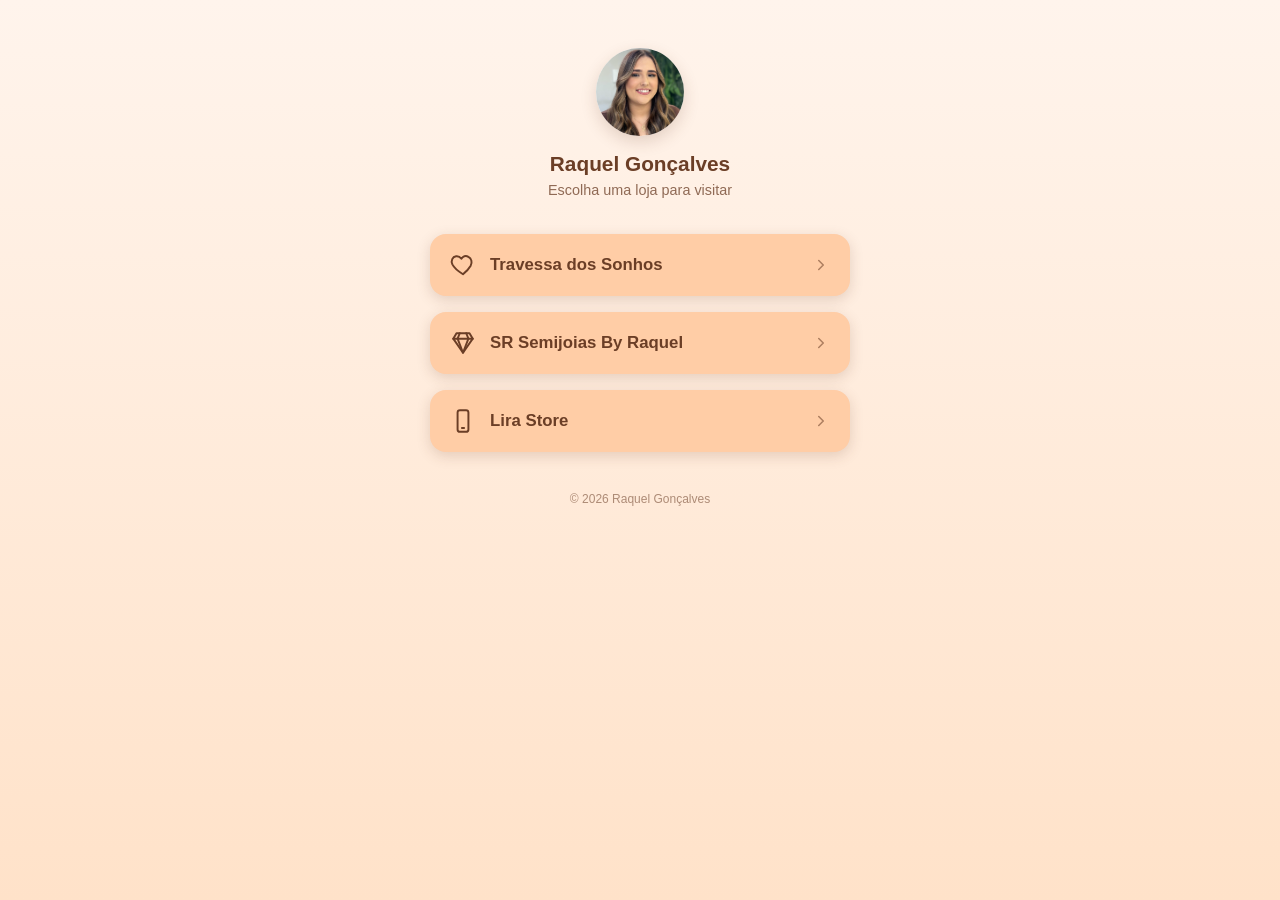
<file: index.html>
<!DOCTYPE html>
<html lang="pt-BR">
<head>
<meta charset="UTF-8">
<meta name="viewport" content="width=device-width, initial-scale=1, viewport-fit=cover">
<title>Links</title>
<style>
  :root {
    --bg-top: #fff4ec;
    --bg-bottom: #ffe2c9;
    --btn: #ffcda6;
    --btn-active: #ffb98a;
    --text: #6b3e26;
    --shadow: rgba(107, 62, 38, 0.18);
  }

  * {
    box-sizing: border-box;
  }

  html, body {
    margin: 0;
    padding: 0;
    min-height: 100%;
  }

  body {
    min-height: 100dvh;
    background: linear-gradient(180deg, var(--bg-top) 0%, var(--bg-bottom) 100%);
    font-family: -apple-system, BlinkMacSystemFont, "Segoe UI", Roboto, Helvetica, Arial, sans-serif;
    color: var(--text);
    display: flex;
    flex-direction: column;
    align-items: center;
    padding: 48px 20px 40px;
  }

  .profile {
    text-align: center;
    margin-bottom: 36px;
  }

  .profile-avatar {
    width: 88px;
    height: 88px;
    border-radius: 50%;
    background: #ffffff;
    display: flex;
    align-items: center;
    justify-content: center;
    margin: 0 auto 16px;
    box-shadow: 0 6px 16px var(--shadow);
    overflow: hidden;
  }

  .profile-avatar img {
    width: 100%;
    height: 100%;
    object-fit: cover;
  }

  h1 {
    font-size: 1.3rem;
    margin: 0 0 6px;
    font-weight: 700;
  }

  .subtitle {
    font-size: 0.9rem;
    opacity: 0.75;
    margin: 0;
  }

  .links {
    width: 100%;
    max-width: 420px;
    display: flex;
    flex-direction: column;
    gap: 16px;
  }

  .link-btn {
    display: flex;
    align-items: center;
    gap: 14px;
    width: 100%;
    padding: 18px 20px;
    background: var(--btn);
    border-radius: 16px;
    text-decoration: none;
    color: var(--text);
    font-weight: 600;
    font-size: 1.05rem;
    box-shadow: 0 4px 14px var(--shadow);
    transition: transform 0.15s ease, box-shadow 0.15s ease, background-color 0.15s ease;
    -webkit-tap-highlight-color: transparent;
  }

  .link-btn .icon {
    flex-shrink: 0;
    width: 26px;
    height: 26px;
    display: flex;
    align-items: center;
    justify-content: center;
  }

  .link-btn .icon svg {
    width: 100%;
    height: 100%;
    transition: transform 0.2s ease;
  }

  .link-btn span.label {
    flex: 1;
    line-height: 1.25;
  }

  .link-btn .arrow {
    width: 18px;
    height: 18px;
    opacity: 0.55;
    flex-shrink: 0;
    transition: transform 0.15s ease;
  }

  @media (hover: hover) {
    .link-btn:hover {
      background: var(--btn-active);
      transform: translateY(-3px);
      box-shadow: 0 10px 22px var(--shadow);
    }

    .link-btn:hover .icon svg {
      transform: scale(1.12) rotate(-4deg);
    }

    .link-btn:hover .arrow {
      transform: translateX(4px);
    }
  }

  .link-btn.pressed,
  .link-btn:active {
    background: var(--btn-active);
    transform: scale(0.97);
    box-shadow: 0 2px 8px var(--shadow);
  }

  footer {
    margin-top: 40px;
    font-size: 0.75rem;
    opacity: 0.55;
    text-align: center;
  }
</style>
</head>
<body>

  <div class="profile">
    <div class="profile-avatar">
      <img src="assets/img-avatar.png" alt="Foto de perfil">
    </div>
    <h1>Raquel Gonçalves</h1>
    <p class="subtitle">Escolha uma loja para visitar</p>
  </div>

  <nav class="links">
    <a class="link-btn" href="travessa-sonhos/index.html" target="_blank" rel="noopener">
      <span class="icon" aria-hidden="true">
        <svg viewBox="0 0 24 24" fill="none" stroke="currentColor" stroke-width="1.8" stroke-linecap="round" stroke-linejoin="round">
          <path d="M12 20.5s-7.5-4.6-9.8-9.1C.6 7.9 2.3 4.5 5.6 4c2-.3 3.7.6 4.9 2.2a5.2 5.2 0 0 1 1.5-1.6c1.5-1 3.5-1 5-.1 2.9 1.5 3.7 5 2.1 8.1C16.9 16.4 12 20.5 12 20.5z"/>
        </svg>
      </span>
      <span class="label">Travessa dos Sonhos</span>
      <svg class="arrow" viewBox="0 0 24 24" fill="none" stroke="currentColor" stroke-width="2" stroke-linecap="round" stroke-linejoin="round">
        <path d="M9 6l6 6-6 6"/>
      </svg>
    </a>

    <!-- TODO: substituir pelo link real da SR Semijoias By Raquel -->
    <a class="link-btn" href="#" target="_blank" rel="noopener">
      <span class="icon" aria-hidden="true">
        <svg viewBox="0 0 24 24" fill="none" stroke="currentColor" stroke-width="1.8" stroke-linecap="round" stroke-linejoin="round">
          <path d="M6 3h12l3 5-9 13L3 8z"/>
          <path d="M3 8h18"/>
          <path d="M9 3l-2 5 5 13 5-13-2-5"/>
        </svg>
      </span>
      <span class="label">SR Semijoias By Raquel</span>
      <svg class="arrow" viewBox="0 0 24 24" fill="none" stroke="currentColor" stroke-width="2" stroke-linecap="round" stroke-linejoin="round">
        <path d="M9 6l6 6-6 6"/>
      </svg>
    </a>

    <!-- TODO: substituir pelo link real da Lira Store -->
    <a class="link-btn" href="#" target="_blank" rel="noopener">
      <span class="icon" aria-hidden="true">
        <svg viewBox="0 0 24 24" fill="none" stroke="currentColor" stroke-width="1.8" stroke-linecap="round" stroke-linejoin="round">
          <rect x="7" y="2" width="10" height="20" rx="2.2"/>
          <line x1="11" y1="18.5" x2="13" y2="18.5"/>
        </svg>
      </span>
      <span class="label">Lira Store</span>
      <svg class="arrow" viewBox="0 0 24 24" fill="none" stroke="currentColor" stroke-width="2" stroke-linecap="round" stroke-linejoin="round">
        <path d="M9 6l6 6-6 6"/>
      </svg>
    </a>
  </nav>

  <footer>&copy; <span id="year"></span> Raquel Gonçalves</footer>

  <script>
    document.getElementById('year').textContent = new Date().getFullYear();

    document.querySelectorAll('.link-btn').forEach(function (btn) {
      btn.addEventListener('touchstart', function () {
        btn.classList.add('pressed');
      }, { passive: true });

      ['touchend', 'touchcancel'].forEach(function (evt) {
        btn.addEventListener(evt, function () {
          btn.classList.remove('pressed');
        });
      });
    });
  </script>

</body>
</html>
</file>
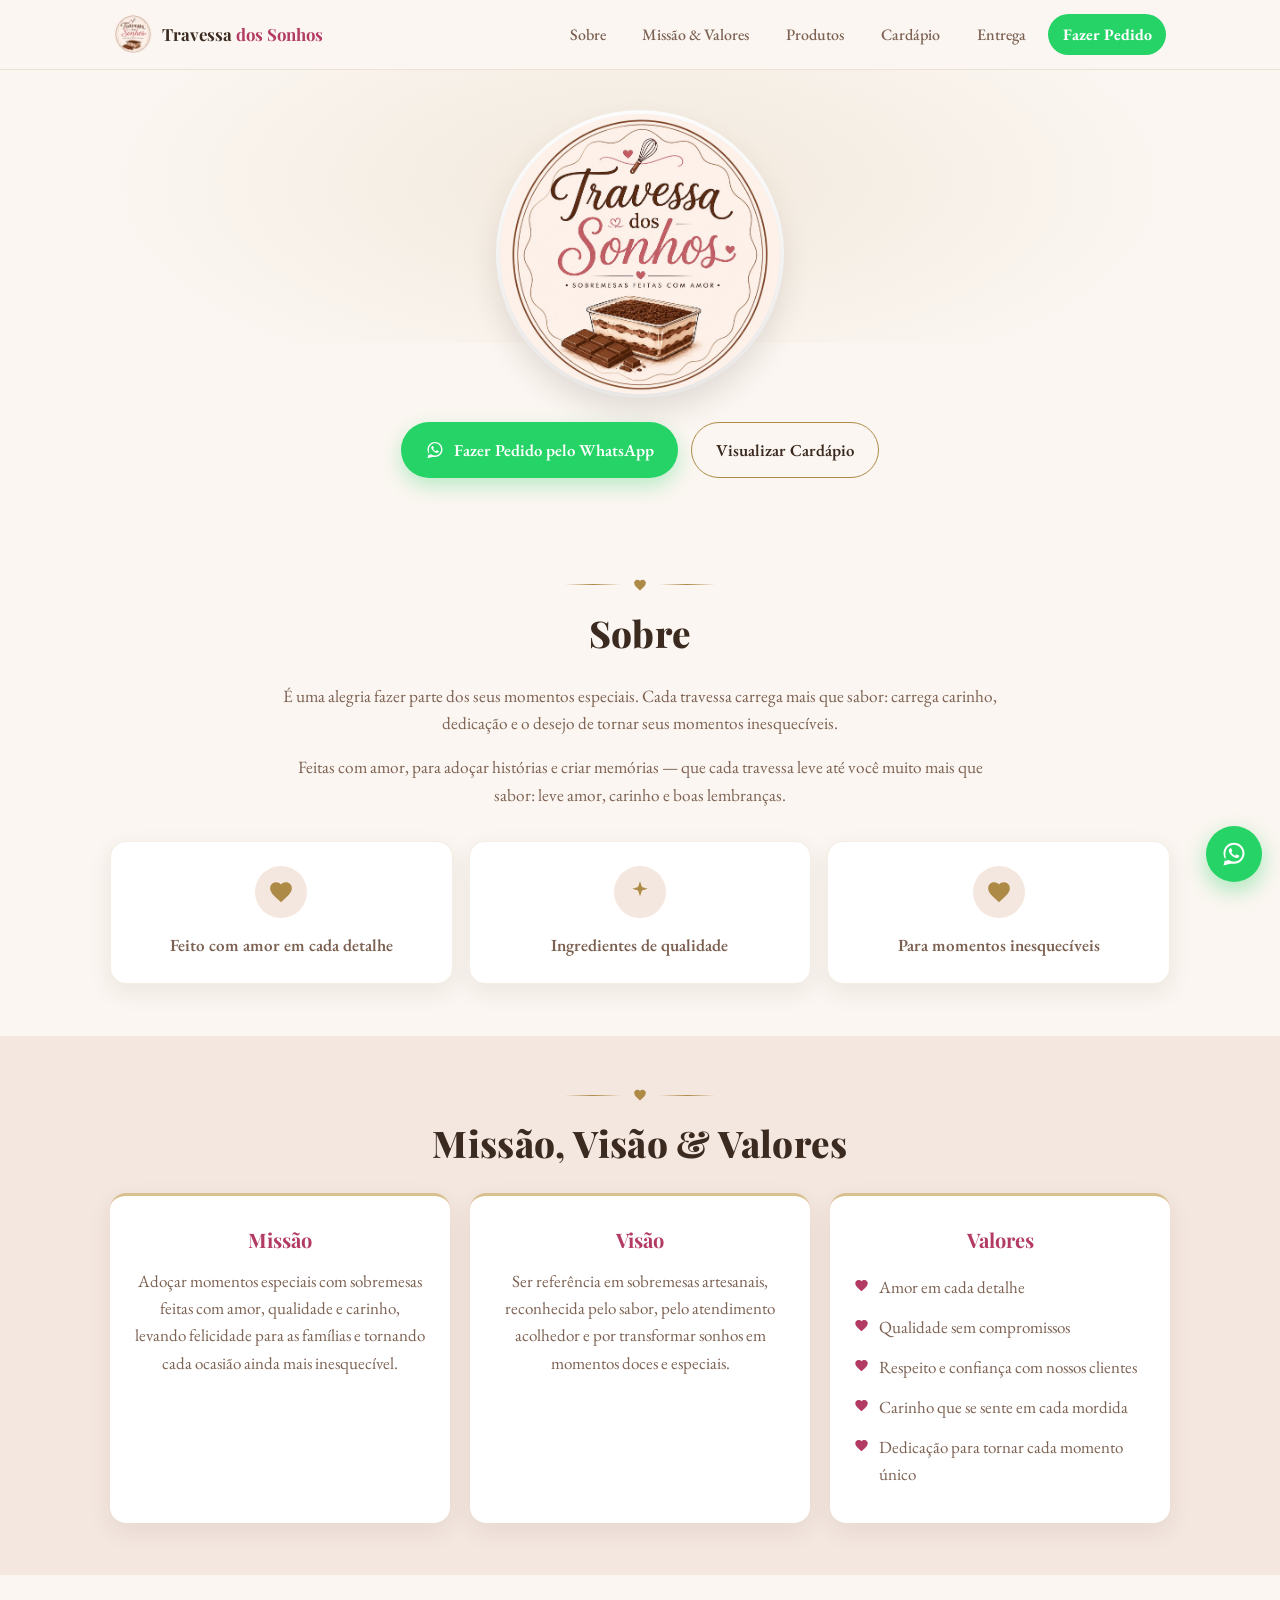
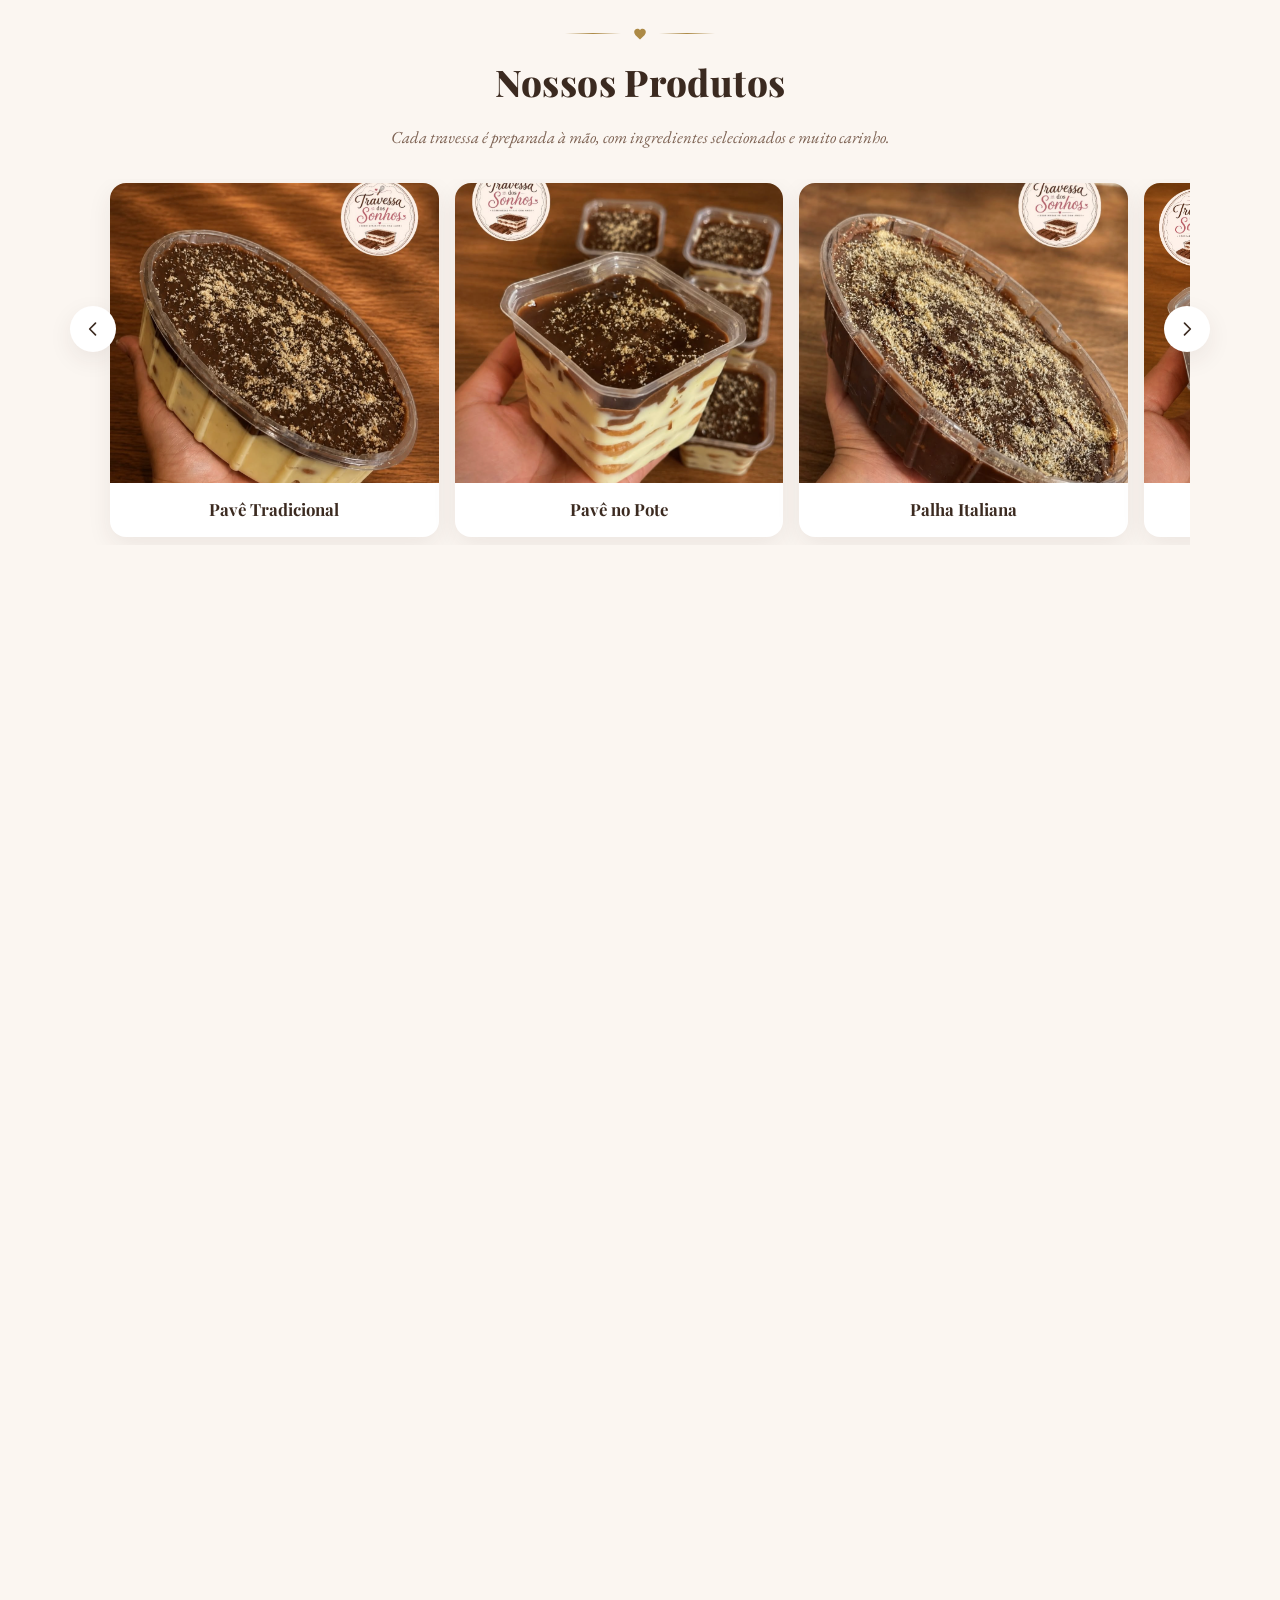
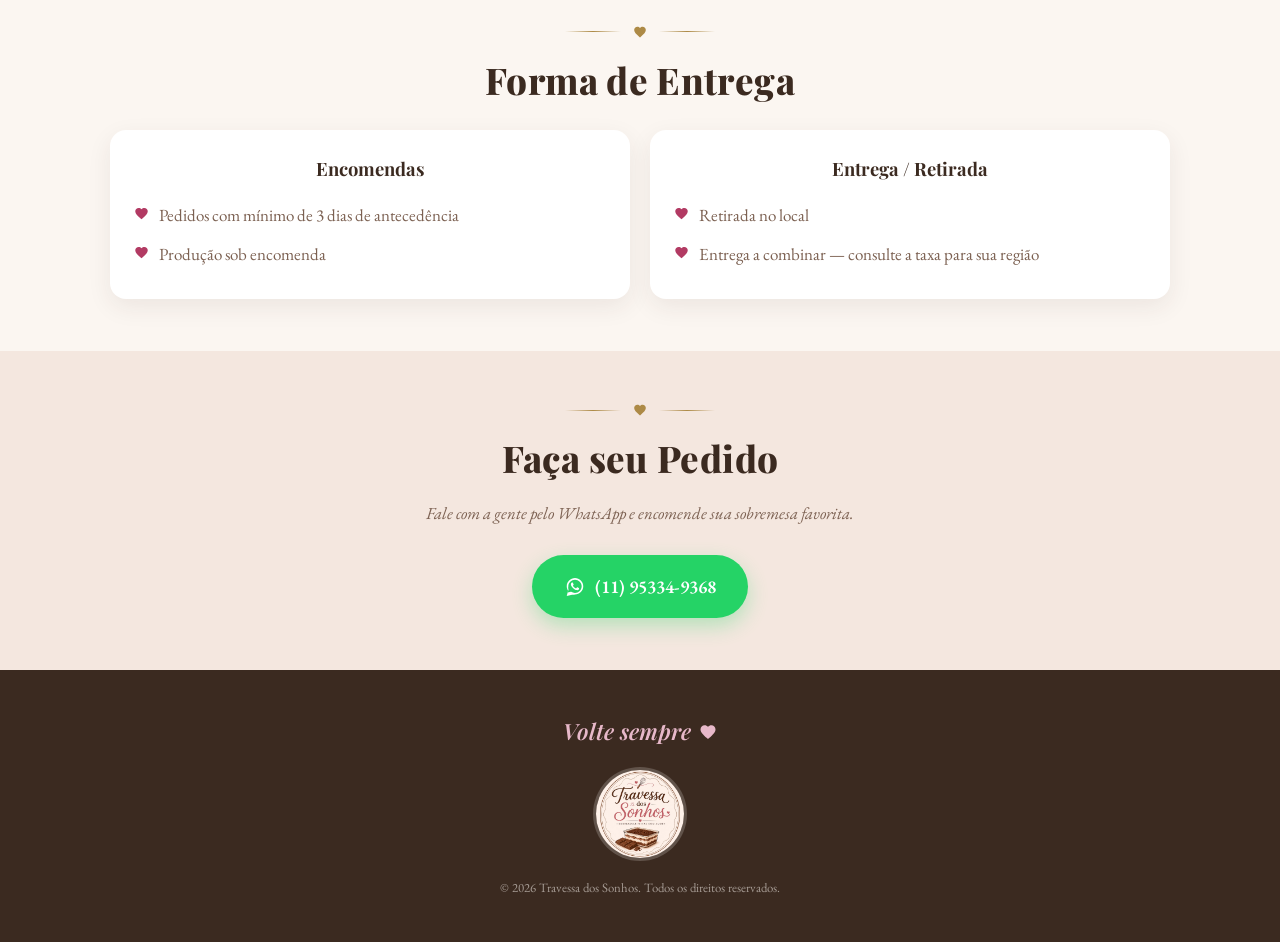
<file: travessa-sonhos/index.html>
<!DOCTYPE html>
<html lang="pt-BR">
<head>
  <meta charset="UTF-8">
  <meta name="viewport" content="width=device-width, initial-scale=1.0">
  <title>Travessa dos Sonhos | Sobremesas Feitas com Amor</title>
  <meta name="description" content="Travessa dos Sonhos — sobremesas artesanais feitas com amor. Pavê Tradicional, Palha Italiana e Surpresa de Uva. Peça pelo WhatsApp!">
  <meta name="theme-color" content="#FBF6F1">

  <link rel="icon" type="image/jpeg" href="assets/logo-travessa.jpeg">

  <link rel="preconnect" href="https://fonts.googleapis.com">
  <link rel="preconnect" href="https://fonts.gstatic.com" crossorigin>
  <link href="https://fonts.googleapis.com/css2?family=Playfair+Display:ital,wght@0,600;0,700;0,900;1,600&family=EB+Garamond:ital,wght@0,400;0,500;0,600;1,400&display=swap" rel="stylesheet">

  <link rel="stylesheet" href="css/style.css">
</head>
<body>

  <!-- Sprite de ícones (sem emojis) -->
  <svg style="display:none" aria-hidden="true">
    <symbol id="icon-heart" viewBox="0 0 24 24">
      <path d="M12 21.35l-1.45-1.32C5.4 15.36 2 12.28 2 8.5 2 5.42 4.42 3 7.5 3c1.74 0 3.41.81 4.5 2.09C13.09 3.81 14.76 3 16.5 3 19.58 3 22 5.42 22 8.5c0 3.78-3.4 6.86-8.55 11.54L12 21.35z"/>
    </symbol>
    <symbol id="icon-sparkle" viewBox="0 0 24 24">
      <path d="M12 2l1.8 5.4L19 9l-5.2 1.6L12 16l-1.8-5.4L5 9l5.2-1.6L12 2z"/>
    </symbol>
    <symbol id="icon-whatsapp" viewBox="0 0 32 32">
      <path d="M16.001 3C9.373 3 4 8.373 4 15c0 2.386.7 4.61 1.906 6.475L4 29l7.71-1.878A11.94 11.94 0 0 0 16.001 27C22.628 27 28 21.627 28 15S22.628 3 16.001 3Zm0 21.7c-2.05 0-3.955-.6-5.56-1.633l-.399-.25-4.573 1.114 1.155-4.457-.26-.412A9.65 9.65 0 0 1 6.3 15c0-5.352 4.35-9.7 9.701-9.7 5.352 0 9.7 4.348 9.7 9.7 0 5.352-4.348 9.7-9.7 9.7Zm5.34-7.27c-.293-.147-1.734-.856-2.003-.955-.269-.098-.465-.147-.66.147-.196.293-.758.955-.929 1.15-.171.196-.343.22-.636.074-.293-.147-1.236-.456-2.354-1.454-.87-.776-1.458-1.734-1.629-2.027-.171-.293-.018-.451.129-.598.132-.132.293-.343.44-.514.147-.171.196-.293.293-.489.098-.196.049-.367-.024-.514-.074-.147-.66-1.594-.905-2.183-.238-.572-.48-.494-.66-.503l-.562-.01c-.196 0-.514.073-.783.367-.269.293-1.026 1.003-1.026 2.444 0 1.442 1.05 2.836 1.196 3.032.147.196 2.067 3.157 5.008 4.427.7.302 1.246.482 1.672.617.702.223 1.341.192 1.847.117.563-.084 1.734-.709 1.978-1.393.245-.685.245-1.271.171-1.393-.073-.122-.269-.196-.562-.343Z"/>
    </symbol>
    <symbol id="icon-arrow" viewBox="0 0 24 24">
      <path d="M9 5l7 7-7 7" fill="none" stroke="currentColor" stroke-width="2" stroke-linecap="round" stroke-linejoin="round"/>
    </symbol>
  </svg>

  <!-- Botão flutuante WhatsApp -->
  <a href="https://wa.me/5511953349368?text=Ol%C3%A1!%20Gostaria%20de%20fazer%20um%20pedido%20na%20Travessa%20dos%20Sonhos."
     class="floating-whatsapp" target="_blank" rel="noopener" aria-label="Falar no WhatsApp">
    <svg class="icon" width="28" height="28" aria-hidden="true"><use href="#icon-whatsapp"></use></svg>
  </a>

  <!-- Cabeçalho / Navegação -->
  <header class="header" id="topo">
    <div class="container header__inner">
      <a href="#topo" class="brand-mini">
        <img src="assets/logo-travessa.jpeg" alt="" class="brand-mini__logo" width="38" height="38">
        <span class="brand-mini__text">Travessa <span class="brand-mini__accent">dos Sonhos</span></span>
      </a>

      <button class="nav-toggle" id="navToggle" aria-label="Abrir menu" aria-expanded="false">
        <span></span><span></span><span></span>
      </button>

      <nav class="nav" id="nav">
        <a href="#sobre">Sobre</a>
        <a href="#missao">Missão &amp; Valores</a>
        <a href="#produtos">Produtos</a>
        <a href="#cardapio">Cardápio</a>
        <a href="#entrega">Entrega</a>
        <a href="#contato" class="nav__cta">Fazer Pedido</a>
      </nav>
    </div>
  </header>

  <!-- Hero -->
  <section class="hero">
    <div class="hero__glow" aria-hidden="true"></div>
    <div class="container hero__inner">
      <img class="hero__logo" src="assets/logo-travessa.jpeg" alt="Travessa dos Sonhos — Sobremesas feitas com amor" width="260" height="260">

      <div class="hero__actions">
        <a href="https://wa.me/5511953349368?text=Ol%C3%A1!%20Gostaria%20de%20fazer%20um%20pedido%20na%20Travessa%20dos%20Sonhos."
           class="btn btn--whatsapp" target="_blank" rel="noopener">
          <svg class="icon" width="20" height="20" aria-hidden="true"><use href="#icon-whatsapp"></use></svg>
          Fazer Pedido pelo WhatsApp
        </a>
        <a href="#cardapio" class="btn btn--outline">
          Visualizar Cardápio
        </a>
      </div>
    </div>
  </section>

  <!-- Sobre -->
  <section id="sobre" class="section reveal">
    <div class="container">
      <div class="divider" aria-hidden="true"><svg class="icon icon--gold" width="14" height="14"><use href="#icon-heart"></use></svg></div>
      <h2 class="section-title">Sobre</h2>

      <p class="sobre__text">
        É uma alegria fazer parte dos seus momentos especiais. Cada travessa carrega
        mais que sabor: carrega carinho, dedicação e o desejo de tornar seus momentos
        inesquecíveis.
      </p>
      <p class="sobre__text">
        Feitas com amor, para adoçar histórias e criar memórias — que cada travessa
        leve até você muito mais que sabor: leve amor, carinho e boas lembranças.
      </p>

      <div class="highlight-grid">
        <div class="highlight-card">
          <span class="highlight-card__icon"><svg class="icon" width="26" height="26"><use href="#icon-heart"></use></svg></span>
          <p>Feito com amor em cada detalhe</p>
        </div>
        <div class="highlight-card">
          <span class="highlight-card__icon"><svg class="icon" width="26" height="26"><use href="#icon-sparkle"></use></svg></span>
          <p>Ingredientes de qualidade</p>
        </div>
        <div class="highlight-card">
          <span class="highlight-card__icon"><svg class="icon" width="26" height="26"><use href="#icon-heart"></use></svg></span>
          <p>Para momentos inesquecíveis</p>
        </div>
      </div>
    </div>
  </section>

  <!-- Missão, Visão e Valores -->
  <section id="missao" class="section section--tint reveal">
    <div class="container">
      <div class="divider" aria-hidden="true"><svg class="icon icon--gold" width="14" height="14"><use href="#icon-heart"></use></svg></div>
      <h2 class="section-title">Missão, Visão &amp; Valores</h2>

      <div class="mvv-grid">
        <article class="mvv-card">
          <h3>Missão</h3>
          <p>Adoçar momentos especiais com sobremesas feitas com amor, qualidade e
            carinho, levando felicidade para as famílias e tornando cada ocasião
            ainda mais inesquecível.</p>
        </article>

        <article class="mvv-card">
          <h3>Visão</h3>
          <p>Ser referência em sobremesas artesanais, reconhecida pelo sabor, pelo
            atendimento acolhedor e por transformar sonhos em momentos doces e
            especiais.</p>
        </article>

        <article class="mvv-card mvv-card--values">
          <h3>Valores</h3>
          <ul class="heart-list">
            <li><svg class="icon icon--rose" width="15" height="15"><use href="#icon-heart"></use></svg> Amor em cada detalhe</li>
            <li><svg class="icon icon--rose" width="15" height="15"><use href="#icon-heart"></use></svg> Qualidade sem compromissos</li>
            <li><svg class="icon icon--rose" width="15" height="15"><use href="#icon-heart"></use></svg> Respeito e confiança com nossos clientes</li>
            <li><svg class="icon icon--rose" width="15" height="15"><use href="#icon-heart"></use></svg> Carinho que se sente em cada mordida</li>
            <li><svg class="icon icon--rose" width="15" height="15"><use href="#icon-heart"></use></svg> Dedicação para tornar cada momento único</li>
          </ul>
        </article>
      </div>
    </div>
  </section>

  <!-- Produtos (carrossel) -->
  <section id="produtos" class="section reveal">
    <div class="container">
      <div class="divider" aria-hidden="true"><svg class="icon icon--gold" width="14" height="14"><use href="#icon-heart"></use></svg></div>
      <h2 class="section-title">Nossos Produtos</h2>
      <p class="section-subtitle">
        Cada travessa é preparada à mão, com ingredientes selecionados e muito carinho.
      </p>
    </div>

    <div class="carousel">
      <button class="carousel__arrow carousel__arrow--prev" id="carouselPrev" aria-label="Produto anterior">
        <svg class="icon" width="20" height="20" viewBox="0 0 24 24"><use href="#icon-arrow" transform="rotate(180 12 12)"></use></svg>
      </button>

      <div class="carousel__viewport">
        <ul class="carousel__track" id="carouselTrack">
          <li class="carousel__slide">
            <img src="assets/produtos/pave-tradicional.png" alt="Pavê Tradicional — Travessa dos Sonhos" loading="lazy" style="object-position: center 38%;">
            <span class="carousel__caption">Pavê Tradicional</span>
          </li>
          <li class="carousel__slide">
            <img src="assets/produtos/pave-pote.png" alt="Pavê no Pote — Travessa dos Sonhos" loading="lazy" style="object-position: center 60%;">
            <span class="carousel__caption">Pavê no Pote</span>
          </li>
          <li class="carousel__slide">
            <img src="assets/produtos/palha-italiana.png" alt="Palha Italiana — Travessa dos Sonhos" loading="lazy" style="object-position: center 42%;">
            <span class="carousel__caption">Palha Italiana</span>
          </li>
          <li class="carousel__slide">
            <img src="assets/produtos/palha-pote.jpeg" alt="Palha no Pote — Travessa dos Sonhos" loading="lazy" style="object-position: center 55%;">
            <span class="carousel__caption">Palha no Pote</span>
          </li>
          <li class="carousel__slide">
            <img src="assets/produtos/surpresa-pote.jpeg" alt="Surpresa de Uva no Pote — Travessa dos Sonhos" loading="lazy" style="object-position: center 55%;">
            <span class="carousel__caption">Surpresa no Pote</span>
          </li>
        </ul>
      </div>

      <button class="carousel__arrow carousel__arrow--next" id="carouselNext" aria-label="Próximo produto">
        <svg class="icon" width="20" height="20"><use href="#icon-arrow"></use></svg>
      </button>
    </div>
  </section>

  <!-- Cardápio -->
  <section id="cardapio" class="section section--tint reveal">
    <div class="container">
      <div class="divider" aria-hidden="true"><svg class="icon icon--gold" width="14" height="14"><use href="#icon-heart"></use></svg></div>
      <h2 class="section-title">Cardápio</h2>
      <p class="section-subtitle">
        Cada travessa carrega mais que sabor: carrega carinho, dedicação e o desejo
        de tornar seus momentos inesquecíveis.
      </p>

      <div class="menu">
        <div class="menu__item">
          <div class="menu__item-head">
            <svg class="icon icon--gold" width="15" height="15" aria-hidden="true"><use href="#icon-heart"></use></svg>
            <h3>Pavê Tradicional</h3>
          </div>
          <ul class="menu__prices">
            <li><span>Pavê no Pote</span><span class="dots"></span><span class="price">R$ 12,00</span></li>
            <li><span class="menu__item-label">Travessa P<small>(serve 3 pessoas)</small></span><span class="dots"></span><span class="price">R$ 55,90</span></li>
            <li><span class="menu__item-label">Travessa G<small>(serve 8 pessoas)</small></span><span class="dots"></span><span class="price">R$ 100,00</span></li>
          </ul>
        </div>

        <div class="menu__item">
          <div class="menu__item-head">
            <svg class="icon icon--gold" width="15" height="15" aria-hidden="true"><use href="#icon-heart"></use></svg>
            <h3>Palha Italiana</h3>
          </div>
          <ul class="menu__prices">
            <li><span>Palha no Pote</span><span class="dots"></span><span class="price">R$ 12,00</span></li>
            <li><span class="menu__item-label">Travessa P<small>(serve 3 pessoas)</small></span><span class="dots"></span><span class="price">R$ 50,00</span></li>
            <li><span class="menu__item-label">Travessa G<small>(serve 8 pessoas)</small></span><span class="dots"></span><span class="price">R$ 80,00</span></li>
          </ul>
        </div>

        <div class="menu__item">
          <div class="menu__item-head">
            <svg class="icon icon--gold" width="15" height="15" aria-hidden="true"><use href="#icon-heart"></use></svg>
            <h3>Surpresa de Uva</h3>
          </div>
          <ul class="menu__prices">
            <li><span>Surpresa no Pote</span><span class="dots"></span><span class="price">R$ 12,00</span></li>
            <li><span class="menu__item-label">Travessa P<small>(serve 3 pessoas)</small></span><span class="dots"></span><span class="price">R$ 55,90</span></li>
            <li><span class="menu__item-label">Travessa G<small>(serve 8 pessoas)</small></span><span class="dots"></span><span class="price">R$ 90,00</span></li>
          </ul>
        </div>

        <div class="menu__item menu__item--special">
          <span class="tag-special">Dia dos Pais · até 09/08</span>
          <div class="menu__item-head">
            <svg class="icon icon--blue" width="15" height="15" aria-hidden="true"><use href="#icon-sparkle"></use></svg>
            <h3>Travessa dos Pais</h3>
          </div>
          <ul class="menu__prices">
            <li><span>Pavê Tradicional</span><span class="dots"></span><span class="price price--blue">R$ 100,00</span></li>
            <li><span>Palha Italiana</span><span class="dots"></span><span class="price price--blue">R$ 80,00</span></li>
            <li><span>Bombom de Uva</span><span class="dots"></span><span class="price price--blue">R$ 90,00</span></li>
            <li><span>Pavê de Maracujá</span><span class="dots"></span><span class="price price--blue">R$ 100,00</span></li>
            <li><span>Pavê de Leite Ninho com Morango</span><span class="dots"></span><span class="price price--blue">R$ 120,00</span></li>
            <li><span>Mousse de Limão</span><span class="dots"></span><span class="price price--blue">R$ 70,00</span></li>
          </ul>
        </div>
      </div>

      <div class="notice-box">
        <p>Encomendas com no mínimo <strong>3 dias de antecedência</strong> para a data da entrega ou retirada.</p>
        <p class="notice-box__pink">Consulte a taxa de entrega para sua região.</p>
        <a href="https://wa.me/5511953349368?text=Ol%C3%A1!%20Vim%20pelo%20card%C3%A1pio%20e%20gostaria%20de%20fazer%20um%20pedido."
           class="btn btn--whatsapp btn--small" target="_blank" rel="noopener">
          <svg class="icon" width="17" height="17" aria-hidden="true"><use href="#icon-whatsapp"></use></svg>
          11 95334-9368
        </a>
        <p class="notice-box__instagram">Siga também no Instagram <a href="https://www.instagram.com/travessadossonhos" target="_blank" rel="noopener">@travessadossonhos</a></p>
      </div>
    </div>
  </section>

  <!-- Forma de Entrega -->
  <section id="entrega" class="section reveal">
    <div class="container">
      <div class="divider" aria-hidden="true"><svg class="icon icon--gold" width="14" height="14"><use href="#icon-heart"></use></svg></div>
      <h2 class="section-title">Forma de Entrega</h2>

      <div class="entrega-grid">
        <article class="entrega-card">
          <h3>Encomendas</h3>
          <ul class="heart-list">
            <li><svg class="icon icon--rose" width="15" height="15"><use href="#icon-heart"></use></svg> Pedidos com mínimo de 3 dias de antecedência</li>
            <li><svg class="icon icon--rose" width="15" height="15"><use href="#icon-heart"></use></svg> Produção sob encomenda</li>
          </ul>
        </article>

        <article class="entrega-card">
          <h3>Entrega / Retirada</h3>
          <ul class="heart-list">
            <li><svg class="icon icon--rose" width="15" height="15"><use href="#icon-heart"></use></svg> Retirada no local</li>
            <li><svg class="icon icon--rose" width="15" height="15"><use href="#icon-heart"></use></svg> Entrega a combinar — consulte a taxa para sua região</li>
          </ul>
        </article>
      </div>
    </div>
  </section>

  <!-- Contato -->
  <section id="contato" class="section section--tint contato reveal">
    <div class="container">
      <div class="divider" aria-hidden="true"><svg class="icon icon--gold" width="14" height="14"><use href="#icon-heart"></use></svg></div>
      <h2 class="section-title">Faça seu Pedido</h2>
      <p class="section-subtitle">
        Fale com a gente pelo WhatsApp e encomende sua sobremesa favorita.
      </p>

      <a href="https://wa.me/5511953349368?text=Ol%C3%A1!%20Gostaria%20de%20fazer%20um%20pedido%20na%20Travessa%20dos%20Sonhos."
         class="btn btn--whatsapp btn--large" target="_blank" rel="noopener">
        <svg class="icon" width="22" height="22" aria-hidden="true"><use href="#icon-whatsapp"></use></svg>
        (11) 95334-9368
      </a>
    </div>
  </section>

  <!-- Rodapé -->
  <footer class="footer">
    <div class="container">
      <p class="footer__script">Volte sempre <svg class="icon icon--rose-soft" width="18" height="18" aria-hidden="true"><use href="#icon-heart"></use></svg></p>
      <img class="footer__logo" src="assets/logo-travessa.jpeg" alt="Travessa dos Sonhos" width="88" height="88">
      <p class="footer__copy">&copy; <span id="year"></span> Travessa dos Sonhos. Todos os direitos reservados.</p>
    </div>
  </footer>

  <script src="js/script.js"></script>
</body>
</html>
</file>
<file: travessa-sonhos/css/style.css>
/* =========================================
   Travessa dos Sonhos — mobile-first styles
   ========================================= */

:root {
  --color-cream: #FBF6F1;
  --color-blush: #F4E7DF;
  --color-white: #FFFFFF;
  --color-ink: #3B2A20;
  --color-ink-soft: #7C6152;
  --color-gold: #AD8A46;
  --color-gold-light: #D9C08F;
  --color-rose: #B23A63;
  --color-rose-soft: #E7B8C9;
  --color-blue: #3D6E8E;
  --color-blue-soft: #A9C6D6;
  --color-whatsapp: #25D366;
  --color-whatsapp-dark: #1DA851;

  --font-serif: 'Playfair Display', serif;
  --font-body: 'EB Garamond', serif;

  --max-width: 1100px;
  --radius: 16px;
  --shadow-soft: 0 8px 24px rgba(59, 42, 32, 0.08);
  --shadow-lift: 0 16px 32px rgba(59, 42, 32, 0.14);
  --ease: cubic-bezier(0.22, 1, 0.36, 1);
}

* { box-sizing: border-box; }

html {
  scroll-behavior: smooth;
}

body {
  margin: 0;
  font-family: var(--font-body);
  color: var(--color-ink);
  background: var(--color-cream);
  font-size: 17px;
  line-height: 1.6;
  -webkit-font-smoothing: antialiased;
}

.container {
  width: 100%;
  max-width: var(--max-width);
  margin: 0 auto;
  padding: 0 1.25rem;
}

h1, h2, h3 { margin: 0; color: var(--color-ink); }

a { color: inherit; text-decoration: none; }

img { max-width: 100%; display: block; }

.icon {
  display: inline-block;
  fill: currentColor;
  flex-shrink: 0;
}

.icon--gold { color: var(--color-gold); }
.icon--rose { color: var(--color-rose); }
.icon--rose-soft { color: var(--color-rose-soft); }

a:focus-visible,
button:focus-visible {
  outline: 2px solid var(--color-gold);
  outline-offset: 3px;
  border-radius: 4px;
}

/* ---------- Header ---------- */

.header {
  position: sticky;
  top: 0;
  z-index: 100;
  background: rgba(251, 246, 241, 0.92);
  backdrop-filter: blur(8px);
  border-bottom: 1px solid rgba(173, 138, 70, 0.18);
}

.header__inner {
  display: flex;
  align-items: center;
  justify-content: space-between;
  padding: 0.7rem 1.25rem;
}

.brand-mini {
  display: flex;
  align-items: center;
  gap: 0.6rem;
}

.brand-mini__logo {
  width: 38px;
  height: 38px;
  border-radius: 50%;
  object-fit: cover;
}

.brand-mini__text {
  font-family: var(--font-serif);
  font-weight: 700;
  font-size: 1.05rem;
  color: var(--color-ink);
  line-height: 1.1;
}

.brand-mini__accent {
  color: var(--color-rose);
}

.nav-toggle {
  display: flex;
  flex-direction: column;
  justify-content: center;
  gap: 5px;
  width: 34px;
  height: 34px;
  background: none;
  border: none;
  cursor: pointer;
  padding: 0;
}

.nav-toggle span {
  display: block;
  height: 2px;
  width: 100%;
  background: var(--color-ink);
  border-radius: 2px;
  transition: transform 0.25s var(--ease), opacity 0.25s var(--ease);
}

.nav-toggle[aria-expanded="true"] span:nth-child(1) {
  transform: translateY(7px) rotate(45deg);
}
.nav-toggle[aria-expanded="true"] span:nth-child(2) {
  opacity: 0;
}
.nav-toggle[aria-expanded="true"] span:nth-child(3) {
  transform: translateY(-7px) rotate(-45deg);
}

.nav {
  position: absolute;
  top: 100%;
  left: 0;
  right: 0;
  display: flex;
  flex-direction: column;
  background: var(--color-white);
  border-bottom: 1px solid rgba(173, 138, 70, 0.18);
  box-shadow: var(--shadow-soft);
  max-height: 0;
  overflow: hidden;
  transition: max-height 0.3s var(--ease);
}

.nav.is-open {
  max-height: 340px;
}

.nav a {
  padding: 0.9rem 1.25rem;
  font-size: 1rem;
  color: var(--color-ink-soft);
  border-top: 1px solid rgba(173, 138, 70, 0.12);
  font-weight: 500;
  transition: color 0.2s ease, background-color 0.2s ease;
}

.nav a:first-child { border-top: none; }

.nav a:hover {
  color: var(--color-rose);
  background: var(--color-blush);
}

.nav__cta {
  color: var(--color-whatsapp-dark) !important;
  font-weight: 700 !important;
}

/* ---------- Buttons ---------- */

.btn {
  display: inline-flex;
  align-items: center;
  justify-content: center;
  gap: 0.55rem;
  padding: 0.85rem 1.5rem;
  border-radius: 999px;
  font-family: var(--font-body);
  font-size: 1.05rem;
  font-weight: 600;
  border: none;
  cursor: pointer;
  transition: transform 0.25s var(--ease), box-shadow 0.25s var(--ease), background-color 0.25s var(--ease);
  will-change: transform;
}

.btn--whatsapp {
  background: var(--color-whatsapp);
  color: #fff;
  box-shadow: 0 8px 20px rgba(37, 211, 102, 0.3);
}

.btn--whatsapp:hover {
  transform: translateY(-3px);
  background: var(--color-whatsapp-dark);
  box-shadow: 0 14px 28px rgba(37, 211, 102, 0.4);
}

.btn--whatsapp:active {
  transform: translateY(-1px) scale(0.98);
}

.btn--outline {
  background: transparent;
  color: var(--color-ink);
  border: 1.5px solid var(--color-gold);
  box-shadow: none;
}

.btn--outline:hover {
  transform: translateY(-3px);
  background: var(--color-white);
  border-color: var(--color-rose);
  color: var(--color-rose);
  box-shadow: var(--shadow-soft);
}

.btn--outline:active {
  transform: translateY(-1px) scale(0.98);
}

.btn--small {
  padding: 0.6rem 1.1rem;
  font-size: 0.9rem;
  margin-top: 0.75rem;
}

.btn--large {
  padding: 1.05rem 2rem;
  font-size: 1.15rem;
}

/* ---------- Floating WhatsApp ---------- */

.floating-whatsapp {
  position: fixed;
  right: 1.1rem;
  bottom: 1.1rem;
  width: 56px;
  height: 56px;
  border-radius: 50%;
  background: var(--color-whatsapp);
  color: #fff;
  display: flex;
  align-items: center;
  justify-content: center;
  box-shadow: 0 8px 22px rgba(37, 211, 102, 0.4);
  z-index: 200;
  transition: transform 0.25s var(--ease), box-shadow 0.25s var(--ease), background-color 0.25s var(--ease);
  animation: pulse-wa 2.6s infinite;
}

.floating-whatsapp:hover {
  transform: scale(1.08);
  background: var(--color-whatsapp-dark);
  animation-play-state: paused;
}

@keyframes pulse-wa {
  0%   { box-shadow: 0 0 0 0 rgba(37, 211, 102, 0.5), 0 8px 22px rgba(37, 211, 102, 0.4); }
  70%  { box-shadow: 0 0 0 14px rgba(37, 211, 102, 0), 0 8px 22px rgba(37, 211, 102, 0.4); }
  100% { box-shadow: 0 0 0 0 rgba(37, 211, 102, 0), 0 8px 22px rgba(37, 211, 102, 0.4); }
}

/* ---------- Hero ---------- */

.hero {
  position: relative;
  padding: 2.75rem 0 3rem;
  text-align: center;
  overflow: hidden;
  background: var(--color-cream);
}

.hero__glow {
  position: absolute;
  inset: -10% 0 auto 0;
  height: 70%;
  background: radial-gradient(ellipse 60% 100% at center, rgba(173, 138, 70, 0.12) 0%, rgba(173, 138, 70, 0) 70%);
  pointer-events: none;
}

.hero__inner {
  position: relative;
  display: flex;
  flex-direction: column;
  align-items: center;
  gap: 1.75rem;
}

.hero__logo {
  width: 210px;
  height: 210px;
  border-radius: 50%;
  object-fit: cover;
  box-shadow: var(--shadow-lift), 0 0 0 4px var(--color-white);
}

.hero__actions {
  display: flex;
  flex-direction: column;
  align-items: stretch;
  gap: 0.85rem;
  width: 100%;
  max-width: 320px;
}

.hero__actions .btn {
  width: 100%;
}

/* ---------- Sections ---------- */

.section {
  padding: 3.25rem 0;
  background: var(--color-cream);
}

.section--tint {
  background: var(--color-blush);
}

.section-title {
  font-family: var(--font-serif);
  font-weight: 800;
  font-size: 1.85rem;
  text-align: center;
  letter-spacing: 0.01em;
  margin-bottom: 1.25rem;
}

.section-subtitle {
  text-align: center;
  max-width: 42em;
  margin: -0.5rem auto 1.75rem;
  color: var(--color-ink-soft);
  font-style: italic;
  font-size: 1.05rem;
}

.divider {
  display: flex;
  align-items: center;
  justify-content: center;
  gap: 0.75rem;
  margin-bottom: 0.75rem;
}

.divider::before,
.divider::after {
  content: '';
  height: 1px;
  width: 56px;
  background: linear-gradient(90deg, transparent, var(--color-gold), transparent);
}

/* Sobre */

.sobre__text {
  max-width: 42em;
  margin: 0 auto 1rem;
  text-align: center;
  font-size: 1.08rem;
  color: var(--color-ink-soft);
}

.highlight-grid {
  display: grid;
  grid-template-columns: 1fr;
  gap: 1rem;
  margin-top: 2rem;
}

.highlight-card {
  background: var(--color-white);
  border: 1px solid rgba(173, 138, 70, 0.14);
  border-radius: var(--radius);
  padding: 1.5rem 1rem;
  text-align: center;
  box-shadow: var(--shadow-soft);
  transition: transform 0.3s var(--ease), box-shadow 0.3s var(--ease);
}

.highlight-card:hover {
  transform: translateY(-5px);
  box-shadow: var(--shadow-lift);
}

.highlight-card__icon {
  display: inline-flex;
  align-items: center;
  justify-content: center;
  width: 52px;
  height: 52px;
  border-radius: 50%;
  background: var(--color-blush);
  color: var(--color-gold);
  margin-bottom: 0.85rem;
}

.highlight-card p {
  margin: 0;
  font-weight: 600;
  color: var(--color-ink-soft);
}

/* Missão / Visão / Valores */

.mvv-grid {
  display: grid;
  grid-template-columns: 1fr;
  gap: 1.25rem;
}

.mvv-card {
  background: var(--color-white);
  border-radius: var(--radius);
  padding: 1.75rem 1.5rem;
  box-shadow: var(--shadow-soft);
  border-top: 3px solid var(--color-gold-light);
  transition: transform 0.3s var(--ease), box-shadow 0.3s var(--ease);
}

.mvv-card:hover {
  transform: translateY(-5px);
  box-shadow: var(--shadow-lift);
}

.mvv-card h3 {
  font-family: var(--font-serif);
  color: var(--color-rose);
  font-size: 1.25rem;
  margin-bottom: 0.75rem;
  text-align: center;
}

.mvv-card p {
  color: var(--color-ink-soft);
  text-align: center;
  margin: 0;
}

.heart-list {
  list-style: none;
  margin: 0;
  padding: 0;
}

.heart-list li {
  display: flex;
  align-items: flex-start;
  gap: 0.6rem;
  padding: 0.4rem 0;
  color: var(--color-ink-soft);
}

.heart-list .icon {
  margin-top: 0.25rem;
}

/* Carrossel de produtos */

.carousel {
  position: relative;
  max-width: var(--max-width);
  margin: 0 auto;
}

.carousel__viewport {
  overflow-x: auto;
  scroll-snap-type: x mandatory;
  -webkit-overflow-scrolling: touch;
  scrollbar-width: none;
}

.carousel__viewport::-webkit-scrollbar {
  display: none;
}

.carousel__track {
  display: flex;
  gap: 1rem;
  list-style: none;
  margin: 0;
  padding: 0.25rem 1.25rem 0.5rem;
}

.carousel__slide {
  flex: 0 0 78%;
  scroll-snap-align: center;
  border-radius: var(--radius);
  overflow: hidden;
  background: var(--color-white);
  box-shadow: var(--shadow-soft);
  transition: transform 0.3s var(--ease), box-shadow 0.3s var(--ease);
}

.carousel__slide:hover {
  transform: translateY(-5px);
  box-shadow: var(--shadow-lift);
}

.carousel__slide img {
  width: 100%;
  height: 260px;
  object-fit: cover;
  display: block;
}

.carousel__caption {
  display: block;
  text-align: center;
  padding: 0.85rem;
  font-family: var(--font-serif);
  font-weight: 700;
  font-size: 1.05rem;
  color: var(--color-ink);
}

.carousel__arrow {
  position: absolute;
  top: 130px;
  transform: translateY(-50%);
  width: 42px;
  height: 42px;
  border-radius: 50%;
  background: var(--color-white);
  box-shadow: var(--shadow-soft);
  border: none;
  display: flex;
  align-items: center;
  justify-content: center;
  color: var(--color-ink);
  cursor: pointer;
  z-index: 5;
  transition: background-color 0.25s var(--ease), color 0.25s var(--ease), transform 0.25s var(--ease);
}

.carousel__arrow:hover {
  background: var(--color-rose);
  color: #fff;
  transform: translateY(-50%) scale(1.08);
}

.carousel__arrow--prev { left: 0.5rem; }
.carousel__arrow--next { right: 0.5rem; }

/* Cardápio */

.menu {
  display: flex;
  flex-direction: column;
  gap: 1.25rem;
  margin-bottom: 2rem;
}

.menu__item {
  background: var(--color-white);
  border-radius: var(--radius);
  padding: 1.25rem 1.5rem;
  box-shadow: var(--shadow-soft);
  transition: transform 0.3s var(--ease), box-shadow 0.3s var(--ease);
}

.menu__item:hover {
  transform: translateY(-5px);
  box-shadow: var(--shadow-lift);
}

.menu__item-head {
  display: flex;
  align-items: center;
  gap: 0.55rem;
  margin-bottom: 0.6rem;
}

.menu__item h3 {
  font-family: var(--font-serif);
  font-size: 1.15rem;
  color: var(--color-ink);
}

.menu__prices {
  list-style: none;
  margin: 0;
  padding: 0;
}

.menu__prices li {
  display: flex;
  align-items: center;
  gap: 0.4rem;
  padding: 0.35rem 0;
  color: var(--color-ink-soft);
}

.menu__item-label {
  display: flex;
  flex-direction: column;
  line-height: 1.3;
}

.menu__item-label small {
  font-size: 0.72em;
  font-style: italic;
  color: var(--color-ink-soft);
  opacity: 0.75;
}

.menu__prices .dots {
  flex: 1;
  border-bottom: 1px dotted rgba(173, 138, 70, 0.55);
  height: 0;
  transform: translateY(-4px);
}

.menu__prices .price {
  font-weight: 700;
  color: var(--color-rose);
  white-space: nowrap;
}

/* Destaque Dia dos Pais (temporário) dentro do cardápio único */

.menu__item--special {
  border: 1.5px solid var(--color-blue);
  background: linear-gradient(180deg, rgba(61, 110, 142, 0.08), rgba(61, 110, 142, 0) 65%), var(--color-white);
}

.icon--blue { color: var(--color-blue); }

.tag-special {
  display: inline-block;
  margin-bottom: 0.65rem;
  padding: 0.2rem 0.6rem;
  border-radius: 999px;
  background: var(--color-blue);
  color: #fff;
  font-size: 0.65rem;
  font-weight: 700;
  letter-spacing: 0.04em;
  text-transform: uppercase;
}

.price--blue {
  color: var(--color-blue) !important;
}

.notice-box__instagram {
  margin-top: 0.75rem !important;
  font-size: 0.92rem;
}

.notice-box__instagram a {
  color: var(--color-rose);
  font-weight: 700;
}

.notice-box {
  background: var(--color-white);
  border: 1.5px solid var(--color-gold-light);
  border-radius: var(--radius);
  padding: 1.5rem;
  text-align: center;
}

.notice-box p {
  margin: 0 0 0.5rem;
  color: var(--color-ink-soft);
}

.notice-box__pink {
  color: var(--color-rose) !important;
  font-weight: 600;
}

/* Entrega */

.entrega-grid {
  display: grid;
  grid-template-columns: 1fr;
  gap: 1.25rem;
}

.entrega-card {
  background: var(--color-white);
  border-radius: var(--radius);
  padding: 1.5rem;
  box-shadow: var(--shadow-soft);
  transition: transform 0.3s var(--ease), box-shadow 0.3s var(--ease);
}

.entrega-card:hover {
  transform: translateY(-5px);
  box-shadow: var(--shadow-lift);
}

.entrega-card h3 {
  font-family: var(--font-serif);
  color: var(--color-ink);
  font-size: 1.15rem;
  margin-bottom: 0.75rem;
  text-align: center;
}

/* Contato */

.contato {
  text-align: center;
}

/* Footer */

.footer {
  background: var(--color-ink);
  color: var(--color-cream);
  padding: 2.75rem 0;
  text-align: center;
}

.footer__script {
  display: flex;
  align-items: center;
  justify-content: center;
  gap: 0.5rem;
  font-family: var(--font-serif);
  font-style: italic;
  font-weight: 600;
  font-size: 1.4rem;
  color: var(--color-rose-soft);
  margin: 0 0 1.25rem;
}

.footer__logo {
  width: 88px;
  height: 88px;
  border-radius: 50%;
  object-fit: cover;
  margin: 0 auto 1.25rem;
  box-shadow: 0 0 0 3px rgba(251, 246, 241, 0.2);
}

.footer__copy {
  font-size: 0.8rem;
  color: rgba(251, 246, 241, 0.55);
  margin: 0;
}

/* ---------- Reveal animation ---------- */

.reveal {
  opacity: 0;
  transform: translateY(24px);
  transition: opacity 0.7s var(--ease), transform 0.7s var(--ease);
}

.reveal.is-visible {
  opacity: 1;
  transform: translateY(0);
}

/* =========================================
   Tablet and up
   ========================================= */
@media (min-width: 640px) {
  .highlight-grid {
    grid-template-columns: repeat(3, 1fr);
  }

  .mvv-grid {
    grid-template-columns: repeat(2, 1fr);
  }

  .mvv-card--values {
    grid-column: 1 / -1;
  }

  .entrega-grid {
    grid-template-columns: repeat(2, 1fr);
  }

  .menu {
    display: grid;
    grid-template-columns: repeat(2, 1fr);
  }

  .menu__item--special {
    grid-column: 1 / -1;
  }

  .menu__item--special .menu__prices {
    display: grid;
    grid-template-columns: repeat(2, 1fr);
    column-gap: 1.5rem;
  }

  .carousel__slide {
    flex-basis: 46%;
  }
}

/* =========================================
   Desktop
   ========================================= */
@media (min-width: 900px) {
  .header__inner {
    padding: 0.85rem 1.5rem;
  }

  .nav-toggle {
    display: none;
  }

  .nav {
    position: static;
    flex-direction: row;
    max-height: none;
    overflow: visible;
    background: transparent;
    border: none;
    box-shadow: none;
    gap: 0.5rem;
  }

  .nav a {
    border-top: none;
    padding: 0.5rem 0.9rem;
    border-radius: 999px;
  }

  .nav a:hover {
    background: var(--color-blush);
    color: var(--color-rose);
  }

  .nav__cta {
    background: var(--color-whatsapp);
    color: #fff !important;
    transition: background-color 0.25s var(--ease), transform 0.25s var(--ease);
  }

  .nav__cta:hover {
    background: var(--color-whatsapp-dark);
    color: #fff !important;
    transform: translateY(-2px);
  }

  .hero__logo {
    width: 280px;
    height: 280px;
  }

  .hero__actions {
    flex-direction: row;
    max-width: none;
    width: auto;
  }

  .hero__actions .btn {
    width: auto;
  }

  .section-title {
    font-size: 2.3rem;
  }

  .mvv-card--values {
    grid-column: auto;
  }

  .mvv-grid {
    grid-template-columns: repeat(3, 1fr);
  }

  .menu {
    grid-template-columns: repeat(3, 1fr);
  }

  .carousel__slide {
    flex-basis: 31%;
  }

  .carousel__slide img {
    height: 300px;
  }

  .carousel__arrow {
    top: 150px;
    width: 46px;
    height: 46px;
  }

  .carousel__arrow--prev { left: -1.25rem; }
  .carousel__arrow--next { right: -1.25rem; }
}

/* ---------- Reduced motion ---------- */
@media (prefers-reduced-motion: reduce) {
  html { scroll-behavior: auto; }
  .floating-whatsapp { animation: none; }
  .reveal { transition: none; opacity: 1; transform: none; }
  .btn, .highlight-card, .mvv-card, .menu__item, .entrega-card, .floating-whatsapp, .carousel__slide, .carousel__arrow {
    transition: none;
  }

  .carousel__viewport {
    scroll-behavior: auto;
  }
}
</file>
